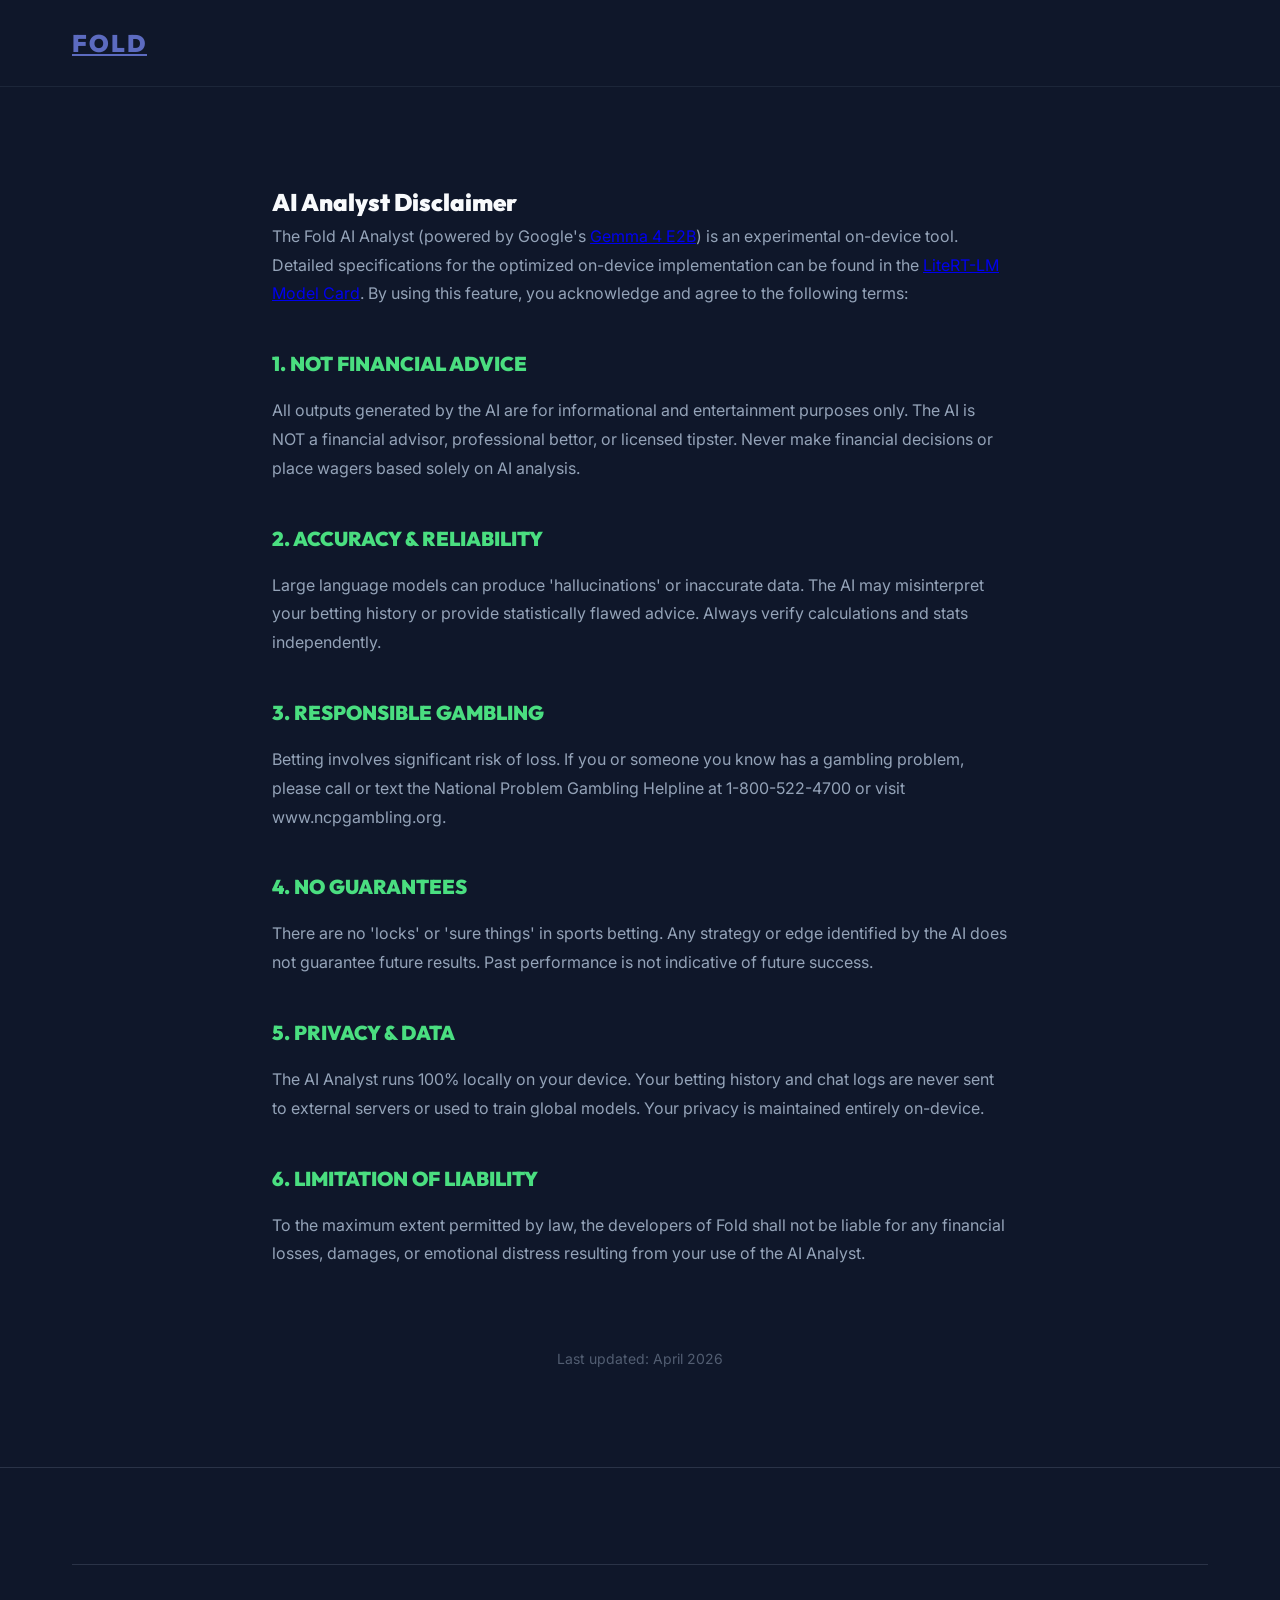
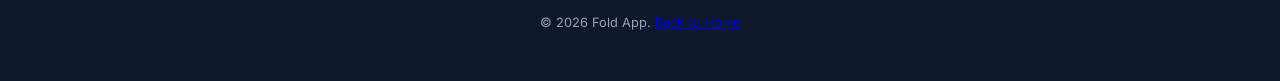
<file: disclaimer.html>
<!DOCTYPE html>
<html lang="en">
<head>
    <meta charset="UTF-8">
    <meta name="viewport" content="width=device-width, initial-scale=1.0">
    <title>AI Analyst Disclaimer - Fold App</title>
    <link rel="stylesheet" href="style.css">
    <link rel="preconnect" href="https://fonts.googleapis.com">
    <link rel="preconnect" href="https://fonts.gstatic.com" crossorigin>
    <link href="https://fonts.googleapis.com/css2?family=Inter:wght@400;500;600;700&family=Outfit:wght@700&display=swap" rel="stylesheet">
    <link rel="icon" type="image/png" href="favicon.png">
</head>
<body class="legal-page">
    <nav>
        <div class="container nav-container">
            <a href="index.html" class="logo">FOLD</a>
        </div>
    </nav>

    <section class="legal-content">
        <div class="container narrow">
            <h1>AI Analyst Disclaimer</h1>
            <div class="legal-text">
                <p>The Fold AI Analyst (powered by Google's <a href="https://ai.google.dev/gemma/docs/core/model_card_4" target="_blank" class="text-link">Gemma 4 E2B</a>) is an experimental on-device tool. Detailed specifications for the optimized on-device implementation can be found in the <a href="https://huggingface.co/litert-community/gemma-4-E2B-it-litert-lm" target="_blank" class="text-link">LiteRT-LM Model Card</a>. By using this feature, you acknowledge and agree to the following terms:</p>

                <h2>1. NOT FINANCIAL ADVICE</h2>
                <p>All outputs generated by the AI are for informational and entertainment purposes only. The AI is NOT a financial advisor, professional bettor, or licensed tipster. Never make financial decisions or place wagers based solely on AI analysis.</p>

                <h2>2. ACCURACY & RELIABILITY</h2>
                <p>Large language models can produce 'hallucinations' or inaccurate data. The AI may misinterpret your betting history or provide statistically flawed advice. Always verify calculations and stats independently.</p>

                <h2>3. RESPONSIBLE GAMBLING</h2>
                <p>Betting involves significant risk of loss. If you or someone you know has a gambling problem, please call or text the National Problem Gambling Helpline at 1-800-522-4700 or visit www.ncpgambling.org.</p>

                <h2>4. NO GUARANTEES</h2>
                <p>There are no 'locks' or 'sure things' in sports betting. Any strategy or edge identified by the AI does not guarantee future results. Past performance is not indicative of future success.</p>

                <h2>5. PRIVACY & DATA</h2>
                <p>The AI Analyst runs 100% locally on your device. Your betting history and chat logs are never sent to external servers or used to train global models. Your privacy is maintained entirely on-device.</p>

                <h2>6. LIMITATION OF LIABILITY</h2>
                <p>To the maximum extent permitted by law, the developers of Fold shall not be liable for any financial losses, damages, or emotional distress resulting from your use of the AI Analyst.</p>
            </div>
            <p class="last-updated">Last updated: April 2026</p>
        </div>
    </section>

    <footer>
        <div class="container">
            <div class="footer-bottom">
                <p>&copy; 2026 Fold App. <a href="index.html">Back to Home</a></p>
            </div>
        </div>
    </footer>
</body>
</html>
</file>
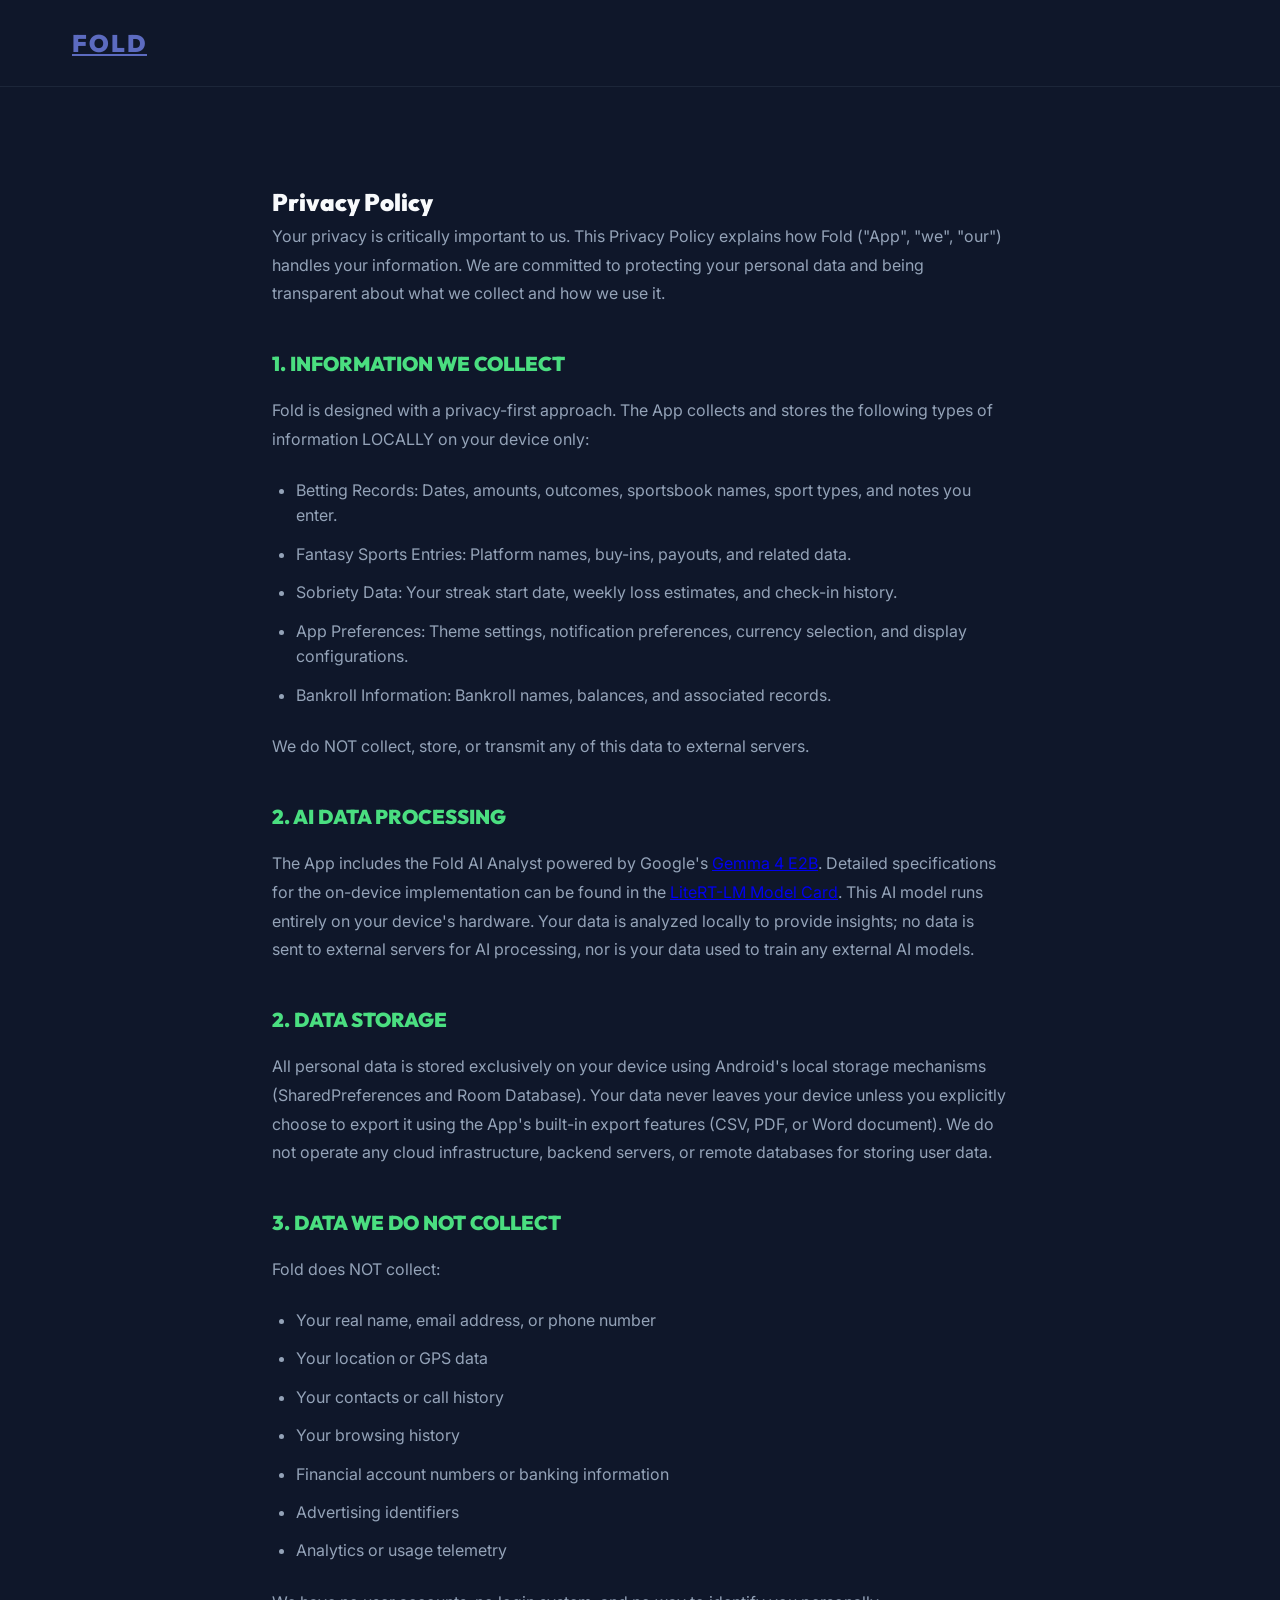
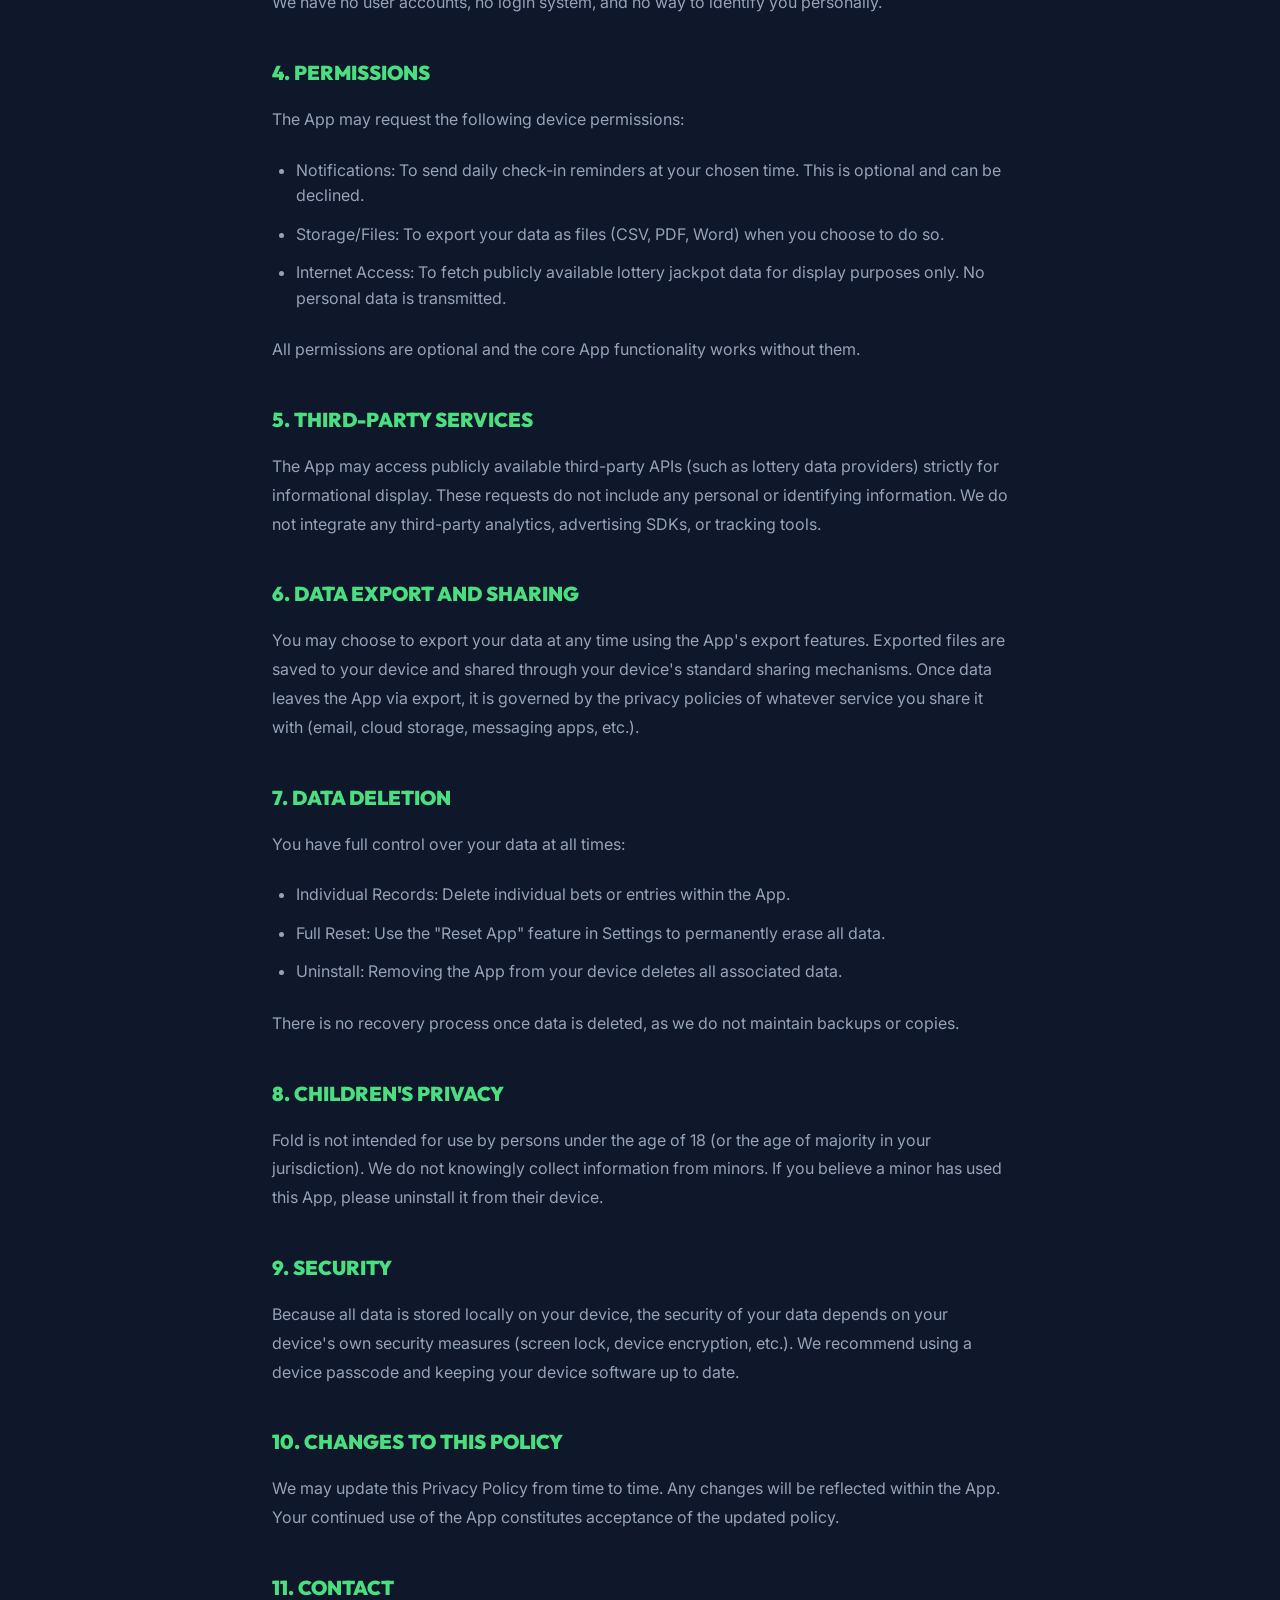
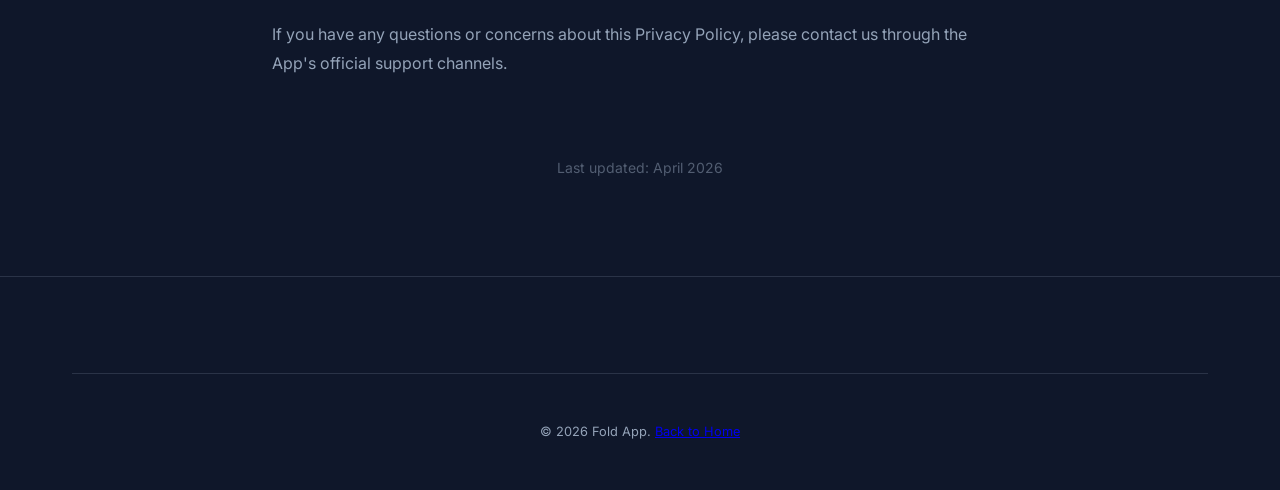
<file: privacy.html>
<!DOCTYPE html>
<html lang="en">
<head>
    <meta charset="UTF-8">
    <meta name="viewport" content="width=device-width, initial-scale=1.0">
    <title>Privacy Policy - Fold App</title>
    <link rel="stylesheet" href="style.css">
    <link rel="preconnect" href="https://fonts.googleapis.com">
    <link rel="preconnect" href="https://fonts.gstatic.com" crossorigin>
    <link href="https://fonts.googleapis.com/css2?family=Inter:wght@400;500;600;700&family=Outfit:wght@700&display=swap" rel="stylesheet">
    <link rel="icon" type="image/png" href="favicon.png">
</head>
<body class="legal-page">
    <nav>
        <div class="container nav-container">
            <a href="index.html" class="logo">FOLD</a>
        </div>
    </nav>

    <section class="legal-content">
        <div class="container narrow">
            <h1>Privacy Policy</h1>
            <div class="legal-text">
                <p>Your privacy is critically important to us. This Privacy Policy explains how Fold ("App", "we", "our") handles your information. We are committed to protecting your personal data and being transparent about what we collect and how we use it.</p>

                <h2>1. INFORMATION WE COLLECT</h2>
                <p>Fold is designed with a privacy-first approach. The App collects and stores the following types of information LOCALLY on your device only:</p>
                <ul>
                    <li>Betting Records: Dates, amounts, outcomes, sportsbook names, sport types, and notes you enter.</li>
                    <li>Fantasy Sports Entries: Platform names, buy-ins, payouts, and related data.</li>
                    <li>Sobriety Data: Your streak start date, weekly loss estimates, and check-in history.</li>
                    <li>App Preferences: Theme settings, notification preferences, currency selection, and display configurations.</li>
                    <li>Bankroll Information: Bankroll names, balances, and associated records.</li>
                </ul>
                <p>We do NOT collect, store, or transmit any of this data to external servers.</p>
 
                 <h2>2. AI DATA PROCESSING</h2>
                 <p>The App includes the Fold AI Analyst powered by Google's <a href="https://ai.google.dev/gemma/docs/core/model_card_4" target="_blank" class="text-link">Gemma 4 E2B</a>. Detailed specifications for the on-device implementation can be found in the <a href="https://huggingface.co/litert-community/gemma-4-E2B-it-litert-lm" target="_blank" class="text-link">LiteRT-LM Model Card</a>. This AI model runs entirely on your device's hardware. Your data is analyzed locally to provide insights; no data is sent to external servers for AI processing, nor is your data used to train any external AI models.</p>

                <h2>2. DATA STORAGE</h2>
                <p>All personal data is stored exclusively on your device using Android's local storage mechanisms (SharedPreferences and Room Database). Your data never leaves your device unless you explicitly choose to export it using the App's built-in export features (CSV, PDF, or Word document). We do not operate any cloud infrastructure, backend servers, or remote databases for storing user data.</p>

                <h2>3. DATA WE DO NOT COLLECT</h2>
                <p>Fold does NOT collect:</p>
                <ul>
                    <li>Your real name, email address, or phone number</li>
                    <li>Your location or GPS data</li>
                    <li>Your contacts or call history</li>
                    <li>Your browsing history</li>
                    <li>Financial account numbers or banking information</li>
                    <li>Advertising identifiers</li>
                    <li>Analytics or usage telemetry</li>
                </ul>
                <p>We have no user accounts, no login system, and no way to identify you personally.</p>

                <h2>4. PERMISSIONS</h2>
                <p>The App may request the following device permissions:</p>
                <ul>
                    <li>Notifications: To send daily check-in reminders at your chosen time. This is optional and can be declined.</li>
                    <li>Storage/Files: To export your data as files (CSV, PDF, Word) when you choose to do so.</li>
                    <li>Internet Access: To fetch publicly available lottery jackpot data for display purposes only. No personal data is transmitted.</li>
                </ul>
                <p>All permissions are optional and the core App functionality works without them.</p>

                <h2>5. THIRD-PARTY SERVICES</h2>
                <p>The App may access publicly available third-party APIs (such as lottery data providers) strictly for informational display. These requests do not include any personal or identifying information. We do not integrate any third-party analytics, advertising SDKs, or tracking tools.</p>

                <h2>6. DATA EXPORT AND SHARING</h2>
                <p>You may choose to export your data at any time using the App's export features. Exported files are saved to your device and shared through your device's standard sharing mechanisms. Once data leaves the App via export, it is governed by the privacy policies of whatever service you share it with (email, cloud storage, messaging apps, etc.).</p>

                <h2>7. DATA DELETION</h2>
                <p>You have full control over your data at all times:</p>
                <ul>
                    <li>Individual Records: Delete individual bets or entries within the App.</li>
                    <li>Full Reset: Use the "Reset App" feature in Settings to permanently erase all data.</li>
                    <li>Uninstall: Removing the App from your device deletes all associated data.</li>
                </ul>
                <p>There is no recovery process once data is deleted, as we do not maintain backups or copies.</p>

                <h2>8. CHILDREN'S PRIVACY</h2>
                <p>Fold is not intended for use by persons under the age of 18 (or the age of majority in your jurisdiction). We do not knowingly collect information from minors. If you believe a minor has used this App, please uninstall it from their device.</p>

                <h2>9. SECURITY</h2>
                <p>Because all data is stored locally on your device, the security of your data depends on your device's own security measures (screen lock, device encryption, etc.). We recommend using a device passcode and keeping your device software up to date.</p>

                <h2>10. CHANGES TO THIS POLICY</h2>
                <p>We may update this Privacy Policy from time to time. Any changes will be reflected within the App. Your continued use of the App constitutes acceptance of the updated policy.</p>

                <h2>11. CONTACT</h2>
                <p>If you have any questions or concerns about this Privacy Policy, please contact us through the App's official support channels.</p>
            </div>
            <p class="last-updated">Last updated: April 2026</p>
        </div>
    </section>

    <footer>
        <div class="container">
            <div class="footer-bottom">
                <p>&copy; 2026 Fold App. <a href="index.html">Back to Home</a></p>
            </div>
        </div>
    </footer>
</body>
</html>
</file>
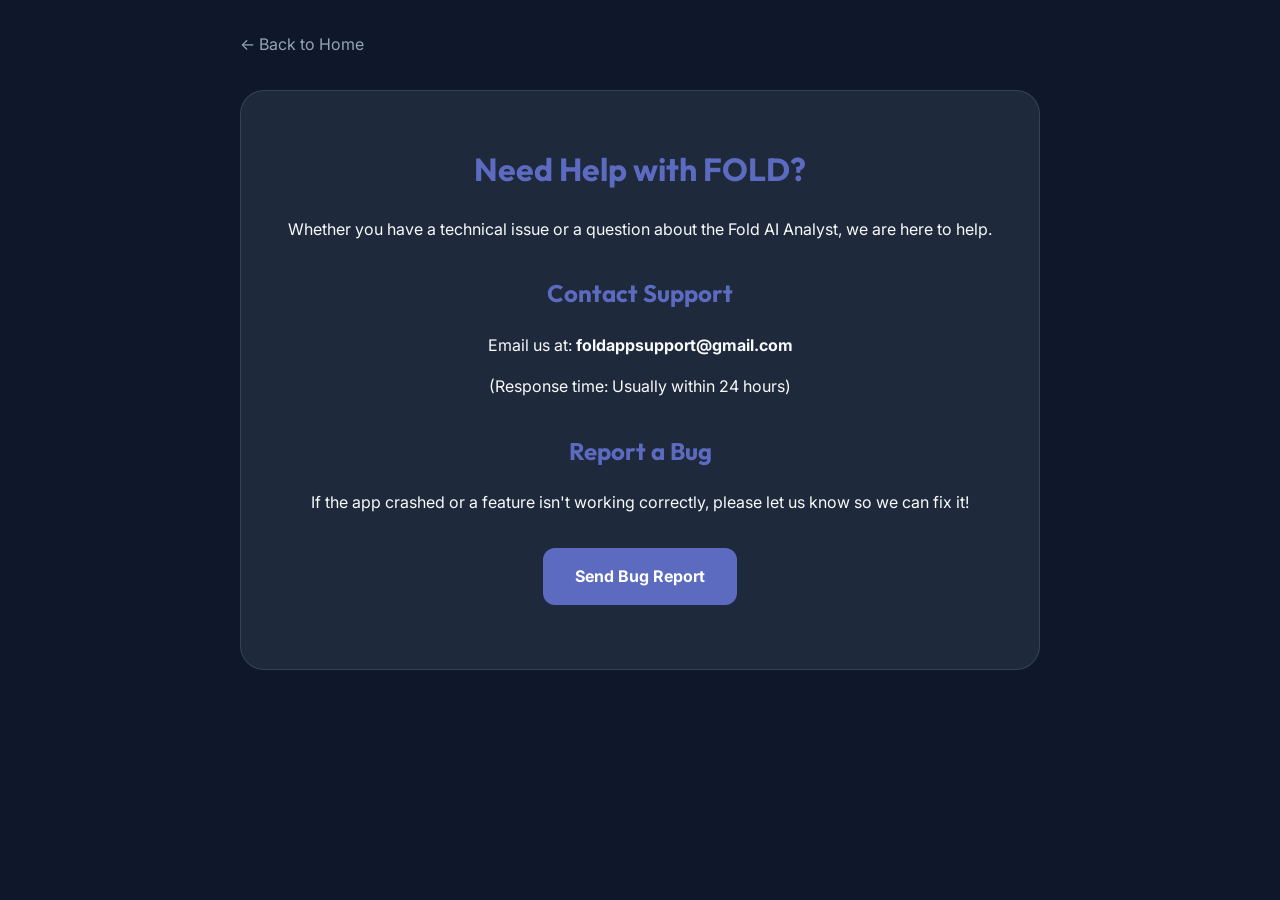
<file: support.html>
<!DOCTYPE html>
<html lang="en">
<head>
    <meta charset="UTF-8">
    <meta name="viewport" content="width=device-width, initial-scale=1.0">
    <title>Support | FOLD</title>
    <link href="https://fonts.googleapis.com/css2?family=Inter:wght@400;600;800&family=Outfit:wght@300;500;700;900&display=swap" rel="stylesheet">
    <style>
        body { font-family: 'Inter', sans-serif; background: #0F172A; color: #F8FAFC; line-height: 1.6; padding: 2rem; max-width: 800px; margin: 0 auto; }
        h1, h2 { font-family: 'Outfit', sans-serif; color: #5C6BC0; }
        .back { color: #94A3B8; text-decoration: none; display: inline-block; margin-bottom: 2rem; }
        .card { background: #1E293B; padding: 2rem; border-radius: 24px; border: 1px solid rgba(148, 163, 184, 0.2); text-align: center; }
        .btn { display: inline-block; padding: 1rem 2rem; background: #5C6BC0; color: white; text-decoration: none; border-radius: 12px; margin-top: 1rem; font-weight: 700; }
    </style>
    <link rel="icon" type="image/png" href="favicon.png">
</head>
<body>
    <a href="index.html" class="back">← Back to Home</a>
    <div class="card">
        <h1>Need Help with FOLD?</h1>
        <p>Whether you have a technical issue or a question about the Fold AI Analyst, we are here to help.</p>
        
        <div style="margin: 2rem 0;">
            <h2>Contact Support</h2>
            <p>Email us at: <strong>foldappsupport@gmail.com</strong></p>
            <p>(Response time: Usually within 24 hours)</p>
        </div>

        <div style="margin: 2rem 0;">
            <h2>Report a Bug</h2>
            <p>If the app crashed or a feature isn't working correctly, please let us know so we can fix it!</p>
            <a href="mailto:foldappsupport@gmail.com?subject=Bug Report - FOLD" class="btn">Send Bug Report</a>
        </div>
    </div>
</body>
</html>
</file>
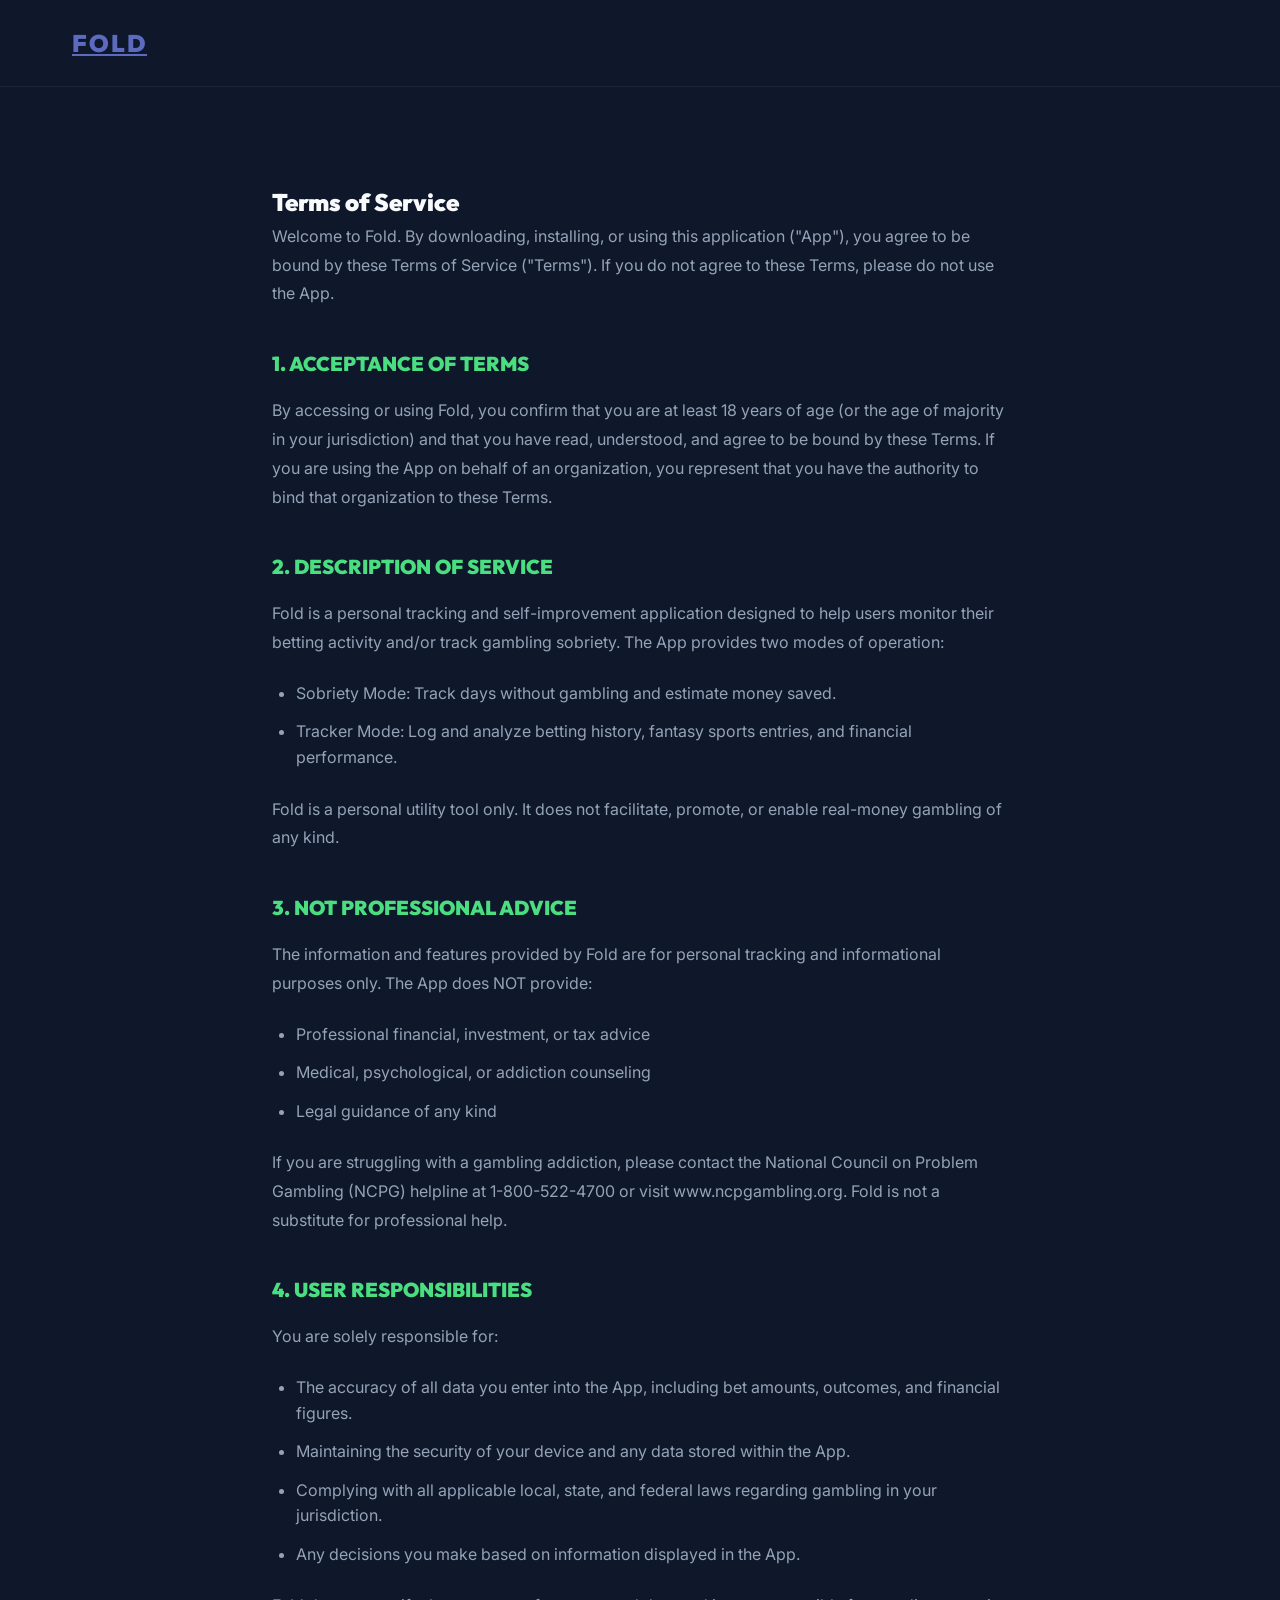
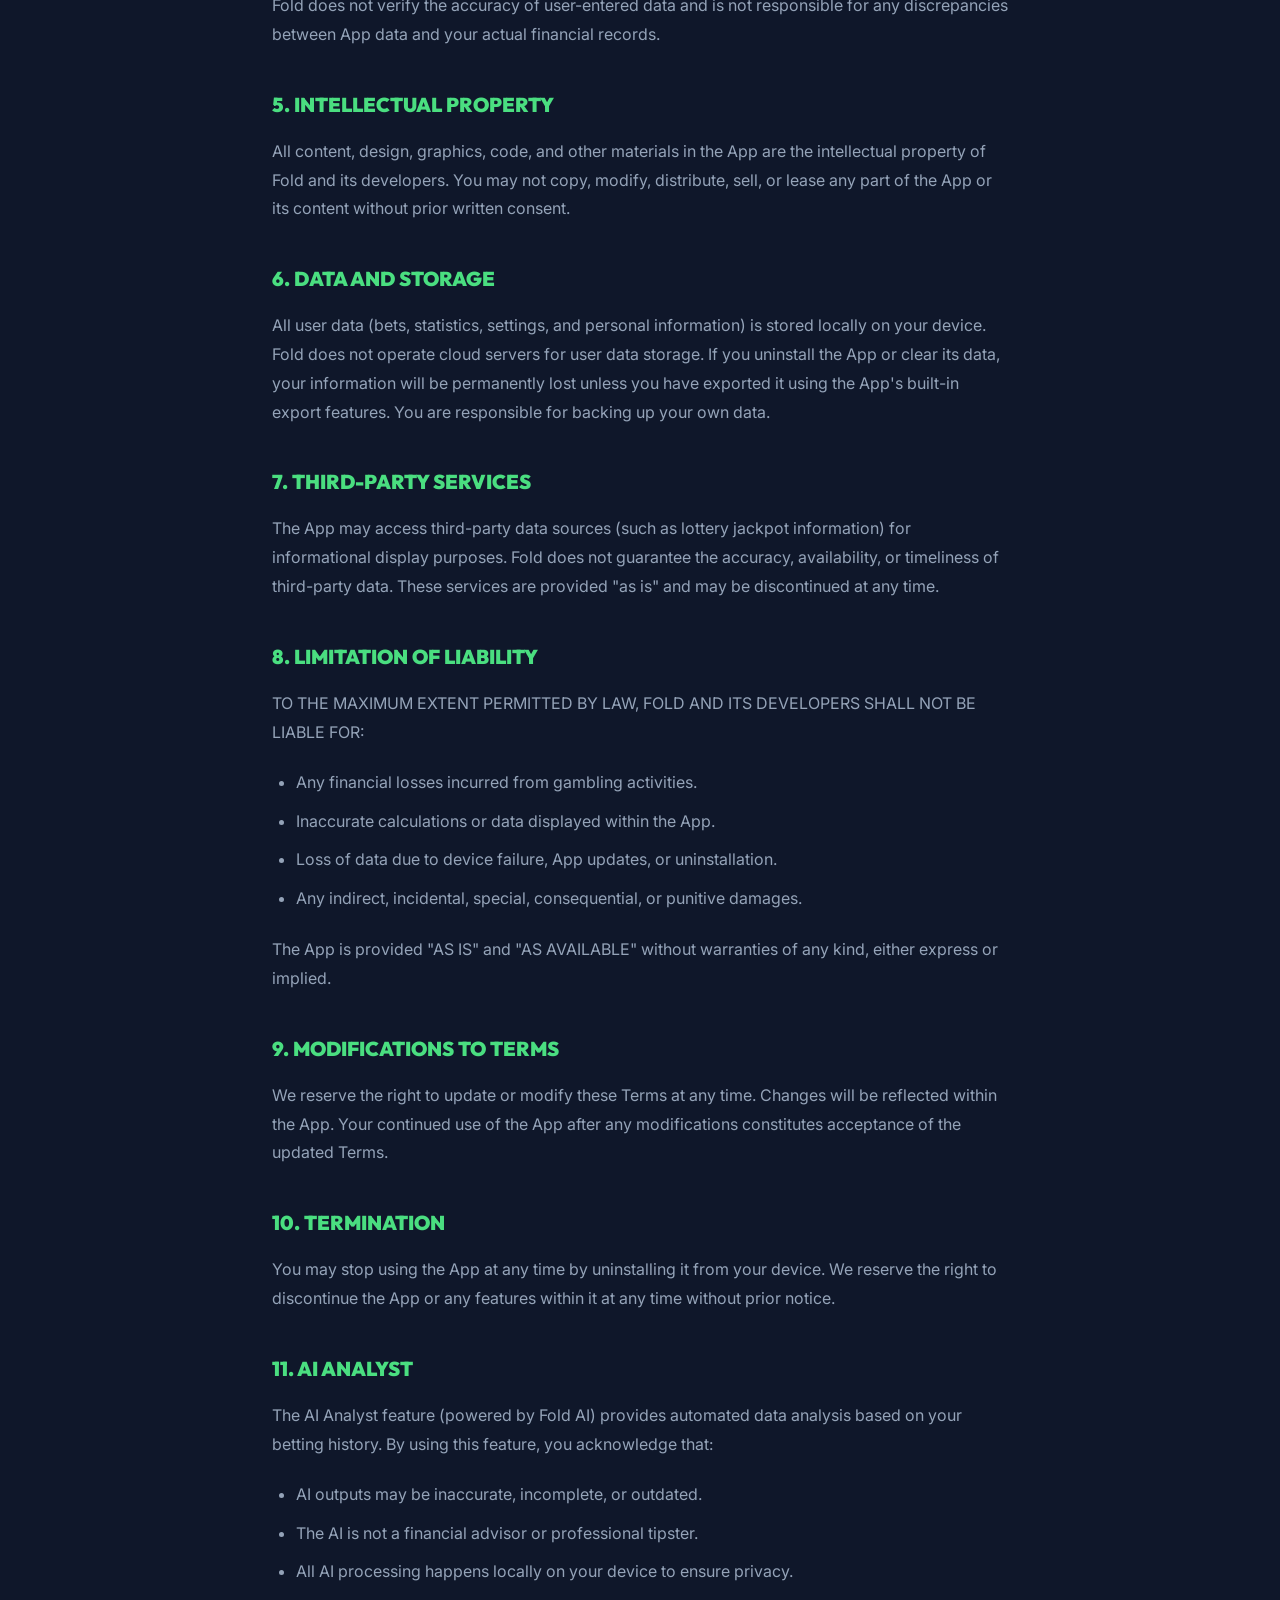
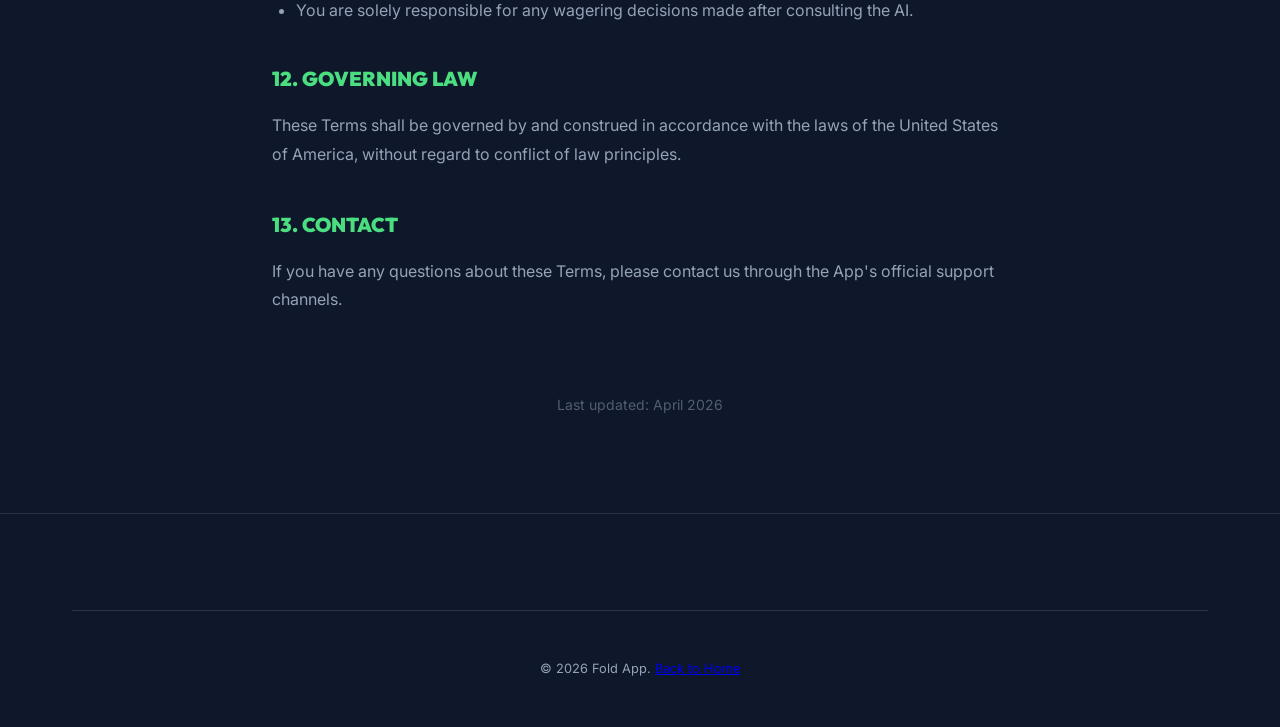
<file: terms.html>
<!DOCTYPE html>
<html lang="en">
<head>
    <meta charset="UTF-8">
    <meta name="viewport" content="width=device-width, initial-scale=1.0">
    <title>Terms of Service - Fold App</title>
    <link rel="stylesheet" href="style.css">
    <link rel="preconnect" href="https://fonts.googleapis.com">
    <link rel="preconnect" href="https://fonts.gstatic.com" crossorigin>
    <link href="https://fonts.googleapis.com/css2?family=Inter:wght@400;500;600;700&family=Outfit:wght@700&display=swap" rel="stylesheet">
    <link rel="icon" type="image/png" href="favicon.png">
</head>
<body class="legal-page">
    <nav>
        <div class="container nav-container">
            <a href="index.html" class="logo">FOLD</a>
        </div>
    </nav>

    <section class="legal-content">
        <div class="container narrow">
            <h1>Terms of Service</h1>
            <div class="legal-text">
                <p>Welcome to Fold. By downloading, installing, or using this application ("App"), you agree to be bound by these Terms of Service ("Terms"). If you do not agree to these Terms, please do not use the App.</p>

                <h2>1. ACCEPTANCE OF TERMS</h2>
                <p>By accessing or using Fold, you confirm that you are at least 18 years of age (or the age of majority in your jurisdiction) and that you have read, understood, and agree to be bound by these Terms. If you are using the App on behalf of an organization, you represent that you have the authority to bind that organization to these Terms.</p>

                <h2>2. DESCRIPTION OF SERVICE</h2>
                <p>Fold is a personal tracking and self-improvement application designed to help users monitor their betting activity and/or track gambling sobriety. The App provides two modes of operation:</p>
                <ul>
                    <li>Sobriety Mode: Track days without gambling and estimate money saved.</li>
                    <li>Tracker Mode: Log and analyze betting history, fantasy sports entries, and financial performance.</li>
                </ul>
                <p>Fold is a personal utility tool only. It does not facilitate, promote, or enable real-money gambling of any kind.</p>

                <h2>3. NOT PROFESSIONAL ADVICE</h2>
                <p>The information and features provided by Fold are for personal tracking and informational purposes only. The App does NOT provide:</p>
                <ul>
                    <li>Professional financial, investment, or tax advice</li>
                    <li>Medical, psychological, or addiction counseling</li>
                    <li>Legal guidance of any kind</li>
                </ul>
                <p>If you are struggling with a gambling addiction, please contact the National Council on Problem Gambling (NCPG) helpline at 1-800-522-4700 or visit www.ncpgambling.org. Fold is not a substitute for professional help.</p>

                <h2>4. USER RESPONSIBILITIES</h2>
                <p>You are solely responsible for:</p>
                <ul>
                    <li>The accuracy of all data you enter into the App, including bet amounts, outcomes, and financial figures.</li>
                    <li>Maintaining the security of your device and any data stored within the App.</li>
                    <li>Complying with all applicable local, state, and federal laws regarding gambling in your jurisdiction.</li>
                    <li>Any decisions you make based on information displayed in the App.</li>
                </ul>
                <p>Fold does not verify the accuracy of user-entered data and is not responsible for any discrepancies between App data and your actual financial records.</p>

                <h2>5. INTELLECTUAL PROPERTY</h2>
                <p>All content, design, graphics, code, and other materials in the App are the intellectual property of Fold and its developers. You may not copy, modify, distribute, sell, or lease any part of the App or its content without prior written consent.</p>

                <h2>6. DATA AND STORAGE</h2>
                <p>All user data (bets, statistics, settings, and personal information) is stored locally on your device. Fold does not operate cloud servers for user data storage. If you uninstall the App or clear its data, your information will be permanently lost unless you have exported it using the App's built-in export features. You are responsible for backing up your own data.</p>

                <h2>7. THIRD-PARTY SERVICES</h2>
                <p>The App may access third-party data sources (such as lottery jackpot information) for informational display purposes. Fold does not guarantee the accuracy, availability, or timeliness of third-party data. These services are provided "as is" and may be discontinued at any time.</p>

                <h2>8. LIMITATION OF LIABILITY</h2>
                <p>TO THE MAXIMUM EXTENT PERMITTED BY LAW, FOLD AND ITS DEVELOPERS SHALL NOT BE LIABLE FOR:</p>
                <ul>
                    <li>Any financial losses incurred from gambling activities.</li>
                    <li>Inaccurate calculations or data displayed within the App.</li>
                    <li>Loss of data due to device failure, App updates, or uninstallation.</li>
                    <li>Any indirect, incidental, special, consequential, or punitive damages.</li>
                </ul>
                <p>The App is provided "AS IS" and "AS AVAILABLE" without warranties of any kind, either express or implied.</p>

                <h2>9. MODIFICATIONS TO TERMS</h2>
                <p>We reserve the right to update or modify these Terms at any time. Changes will be reflected within the App. Your continued use of the App after any modifications constitutes acceptance of the updated Terms.</p>

                <h2>10. TERMINATION</h2>
                <p>You may stop using the App at any time by uninstalling it from your device. We reserve the right to discontinue the App or any features within it at any time without prior notice.</p>

                <h2>11. AI ANALYST</h2>
                <p>The AI Analyst feature (powered by Fold AI) provides automated data analysis based on your betting history. By using this feature, you acknowledge that:</p>
                <ul>
                    <li>AI outputs may be inaccurate, incomplete, or outdated.</li>
                    <li>The AI is not a financial advisor or professional tipster.</li>
                    <li>All AI processing happens locally on your device to ensure privacy.</li>
                    <li>You are solely responsible for any wagering decisions made after consulting the AI.</li>
                </ul>

                <h2>12. GOVERNING LAW</h2>
                <p>These Terms shall be governed by and construed in accordance with the laws of the United States of America, without regard to conflict of law principles.</p>

                <h2>13. CONTACT</h2>
                <p>If you have any questions about these Terms, please contact us through the App's official support channels.</p>
            </div>
            <p class="last-updated">Last updated: April 2026</p>
        </div>
    </section>

    <footer>
        <div class="container">
            <div class="footer-bottom">
                <p>&copy; 2026 Fold App. <a href="index.html">Back to Home</a></p>
            </div>
        </div>
    </footer>
</body>
</html>
</file>
<file: style.css>
:root {
    --bg-dark: #0F172A;
    --bg-card: #1E293B;
    --primary-slate: #5C6BC0; /* SlateBlue from app */
    --accent-green: #4ADE80;
    --premium-gold: #FFD700;
    --text-main: #F8FAFC;
    --text-muted: #94A3B8;
    --glass: rgba(30, 41, 59, 0.7);
    --border: rgba(148, 163, 184, 0.2);
}

* {
    margin: 0;
    padding: 0;
    box-sizing: border-box;
}

body {
    font-family: 'Inter', sans-serif;
    background-color: var(--bg-dark);
    color: var(--text-main);
    line-height: 1.6;
    overflow-x: hidden;
}

h1, h2, h3, .logo {
    font-family: 'Outfit', sans-serif;
    font-weight: 900;
}

.container {
    max-width: 1200px;
    margin: 0 auto;
    padding: 0 2rem;
}

/* Navbar */
.navbar {
    padding: 1.5rem 0;
    position: fixed;
    width: 100%;
    top: 0;
    z-index: 1000;
    background: rgba(15, 23, 42, 0.8);
    backdrop-filter: blur(12px);
    border-bottom: 1px solid var(--border);
}

.navbar .container {
    display: flex;
    justify-content: space-between;
    align-items: center;
}

.logo {
    font-size: 1.5rem;
    letter-spacing: 2px;
    color: var(--primary-slate);
}

.nav-links {
    display: flex;
    list-style: none;
    gap: 2rem;
}

.nav-links a {
    text-decoration: none;
    color: var(--text-muted);
    font-weight: 600;
    font-size: 0.9rem;
    transition: color 0.3s;
}

.nav-links a:hover {
    color: var(--primary-slate);
}

/* Hero */
.hero {
    padding: 10rem 0 6rem;
    background: radial-gradient(circle at 80% 20%, rgba(92, 107, 192, 0.15) 0%, transparent 50%);
}

.hero-grid {
    display: grid;
    grid-template-columns: 1.2fr 0.8fr;
    gap: 4rem;
    align-items: center;
}

.badge {
    display: inline-block;
    padding: 0.4rem 1rem;
    background: rgba(92, 107, 192, 0.2);
    border: 1px solid var(--primary-slate);
    border-radius: 100px;
    color: var(--primary-slate);
    font-size: 0.75rem;
    font-weight: 800;
    margin-bottom: 1.5rem;
}

.hero h1 {
    font-size: 4rem;
    line-height: 1.1;
    margin-bottom: 1.5rem;
}

.highlight {
    color: var(--primary-slate);
}

.hero p {
    font-size: 1.2rem;
    color: var(--text-muted);
    margin-bottom: 2.5rem;
    max-width: 600px;
}

.hero-actions {
    display: flex;
    align-items: center;
    flex-wrap: wrap;
    gap: 1rem;
}

/* Play Store Badge Link styling */
.play-store-link {
    display: inline-block;
    transition: transform 0.3s ease;
    height: 58px; /* matching the height of standard buttons */
}

.play-store-link:hover {
    transform: translateY(-3px);
}

.play-store-badge {
    height: 100%;
    width: auto;
    display: block;
}

.nav-btn {
    background: var(--primary-slate);
    color: white !important;
    padding: 0.5rem 1.2rem;
    border-radius: 8px;
    font-weight: 700;
    transition: all 0.3s ease;
}

.nav-btn:hover {
    background: #4d5eb3;
    transform: translateY(-2px);
}

.btn {
    padding: 1rem 2rem;
    border-radius: 12px;
    text-decoration: none;
    font-weight: 700;
    transition: all 0.3s ease;
    display: inline-block;
}

.btn-primary {
    background: var(--primary-slate);
    color: white;
    box-shadow: 0 10px 20px rgba(92, 107, 192, 0.3);
}

.btn-primary:hover {
    transform: translateY(-3px);
    box-shadow: 0 15px 30px rgba(92, 107, 192, 0.4);
}

.btn-secondary {
    background: var(--bg-card);
    color: white;
    border: 1px solid var(--border);
}

.btn-secondary:hover {
    background: var(--border);
}

/* Phone Mockup */
.phone-mockup {
    position: relative;
    width: 320px;
    height: 650px;
    background: #000;
    border-radius: 40px;
    padding: 12px;
    box-shadow: 0 50px 100px rgba(0,0,0,0.5), 0 0 0 10px #1e293b;
    margin: 0 auto;
}

.screenshot {
    width: 100%;
    height: 100%;
    object-fit: cover;
    border-radius: 30px;
}

.feature-visual {
    margin-top: 1.5rem;
    border-radius: 16px;
    overflow: hidden;
    border: 1px solid rgba(255, 255, 255, 0.1);
}

.feature-img {
    width: 100%;
    height: auto;
    display: block;
    transition: transform 0.3s ease;
}

.feature-card:hover .feature-img {
    transform: scale(1.05);
}

/* Features */
.features {
    padding: 8rem 0;
    background: var(--bg-card);
}

.section-header {
    text-align: center;
    margin-bottom: 4rem;
}

.section-header h2 {
    font-size: 2.5rem;
    margin-bottom: 1rem;
}

.features-grid {
    display: grid;
    grid-template-columns: repeat(auto-fit, minmax(280px, 1fr));
    gap: 2rem;
}

.feature-card {
    background: var(--bg-dark);
    padding: 3rem 2rem;
    border-radius: 24px;
    border: 1px solid var(--border);
    transition: transform 0.3s;
}

.feature-card:hover {
    transform: translateY(-10px);
    border-color: var(--primary-slate);
}

.feature-card .icon {
    font-size: 2.5rem;
    margin-bottom: 1.5rem;
}

.feature-card h3 {
    font-size: 1.5rem;
    margin-bottom: 1rem;
}

.feature-card p {
    color: var(--text-muted);
}

/* AI Section */
.ai-section {
    padding: 10rem 0;
    background: radial-gradient(circle at 20% 50%, rgba(168, 85, 247, 0.1) 0%, transparent 50%);
}

.ai-grid {
    display: grid;
    grid-template-columns: 1fr 1fr;
    gap: 6rem;
    align-items: center;
}

.gold-badge {
    display: inline-block;
    padding: 0.3rem 0.8rem;
    background: rgba(255, 215, 0, 0.1);
    border: 1px solid var(--premium-gold);
    border-radius: 100px;
    color: var(--premium-gold);
    font-size: 0.7rem;
    font-weight: 900;
    margin-bottom: 1rem;
}

.ai-highlight {
    background: linear-gradient(90deg, #A855F7, #EC4899);
    -webkit-background-clip: text;
    -webkit-text-fill-color: transparent;
}

.ai-features {
    list-style: none;
    margin-top: 2rem;
}

.ai-features li {
    margin-bottom: 1rem;
    display: flex;
    align-items: center;
    gap: 1rem;
}

.ai-features li::before {
    content: "✓";
    color: var(--accent-green);
    font-weight: 900;
}

/* Tools */
.tools {
    padding: 8rem 0;
    background: var(--bg-card);
}

.tools-grid {
    display: grid;
    grid-template-columns: 1fr 1fr;
    gap: 4rem;
    align-items: center;
}

.tools-list {
    margin-top: 3rem;
}

.tool-item {
    margin-bottom: 2rem;
    padding-left: 1.5rem;
    border-left: 3px solid var(--primary-slate);
}

.tool-item h4 {
    font-size: 1.2rem;
    margin-bottom: 0.5rem;
}

/* Premium */
.premium {
    padding: 10rem 0;
}

.premium-card {
    background: linear-gradient(135deg, #1E293B 0%, #0F172A 100%);
    padding: 5rem;
    border-radius: 40px;
    text-align: center;
    border: 1px solid var(--premium-gold);
    box-shadow: 0 0 50px rgba(255, 215, 0, 0.05);
}

.premium-grid {
    display: grid;
    grid-template-columns: repeat(2, 1fr);
    gap: 1.5rem;
    margin: 3rem auto;
    max-width: 600px;
}

.premium-item {
    background: rgba(255, 255, 255, 0.05);
    padding: 1rem;
    border-radius: 12px;
    font-weight: 600;
}

.btn-gold {
    background: var(--premium-gold);
    color: #000;
    box-shadow: 0 10px 20px rgba(255, 215, 0, 0.2);
}

.btn-gold:hover {
    transform: scale(1.05);
    box-shadow: 0 15px 30px rgba(255, 215, 0, 0.3);
}

/* Footer */
footer {
    padding: 6rem 0 3rem;
    border-top: 1px solid var(--border);
}

.footer-grid {
    display: grid;
    grid-template-columns: 2fr 1fr;
    gap: 4rem;
    margin-bottom: 4rem;
}

.footer-info p {
    color: var(--text-muted);
    margin-top: 1.5rem;
    max-width: 300px;
}

.footer-links h4 {
    margin-bottom: 1.5rem;
}

.footer-links ul {
    list-style: none;
}

.footer-links li {
    margin-bottom: 0.8rem;
}

.footer-links a {
    text-decoration: none;
    color: var(--text-muted);
}

.footer-bottom {
    text-align: center;
    padding-top: 3rem;
    border-top: 1px solid var(--border);
    color: var(--text-muted);
    font-size: 0.8rem;
}

/* Responsive */
@media (max-width: 968px) {
    .hero-grid, .ai-grid, .tools-grid {
        grid-template-columns: 1fr;
        text-align: center;
    }
    .hero h1 { font-size: 3rem; }
    .hero-visual { order: -1; }
    .features-grid { grid-template-columns: 1fr; }
    .hero-actions { justify-content: center; }
    .premium-grid { grid-template-columns: 1fr; }
    .nav-links { display: none; }
}

/* Legal Pages */
.legal-page nav {
    background: var(--card-bg);
    padding: 1.5rem 0;
    border-bottom: 1px solid rgba(148, 163, 184, 0.1);
}

.legal-content {
    padding: 6rem 0;
}

.narrow {
    max-width: 800px;
    margin: 0 auto;
}

.legal-text h2 {
    color: var(--accent-green);
    font-size: 1.25rem;
    margin: 2.5rem 0 1rem;
    font-family: 'Outfit', sans-serif;
}

.legal-text p {
    color: var(--text-muted);
    line-height: 1.8;
    margin-bottom: 1.5rem;
}

.legal-text ul {
    margin-bottom: 1.5rem;
    padding-left: 1.5rem;
}

.legal-text li {
    color: var(--text-muted);
    margin-bottom: 0.8rem;
    line-height: 1.6;
}

.last-updated {
    margin-top: 5rem;
    color: var(--text-muted);
    opacity: 0.5;
    font-size: 0.875rem;
    text-align: center;
}
</file>
